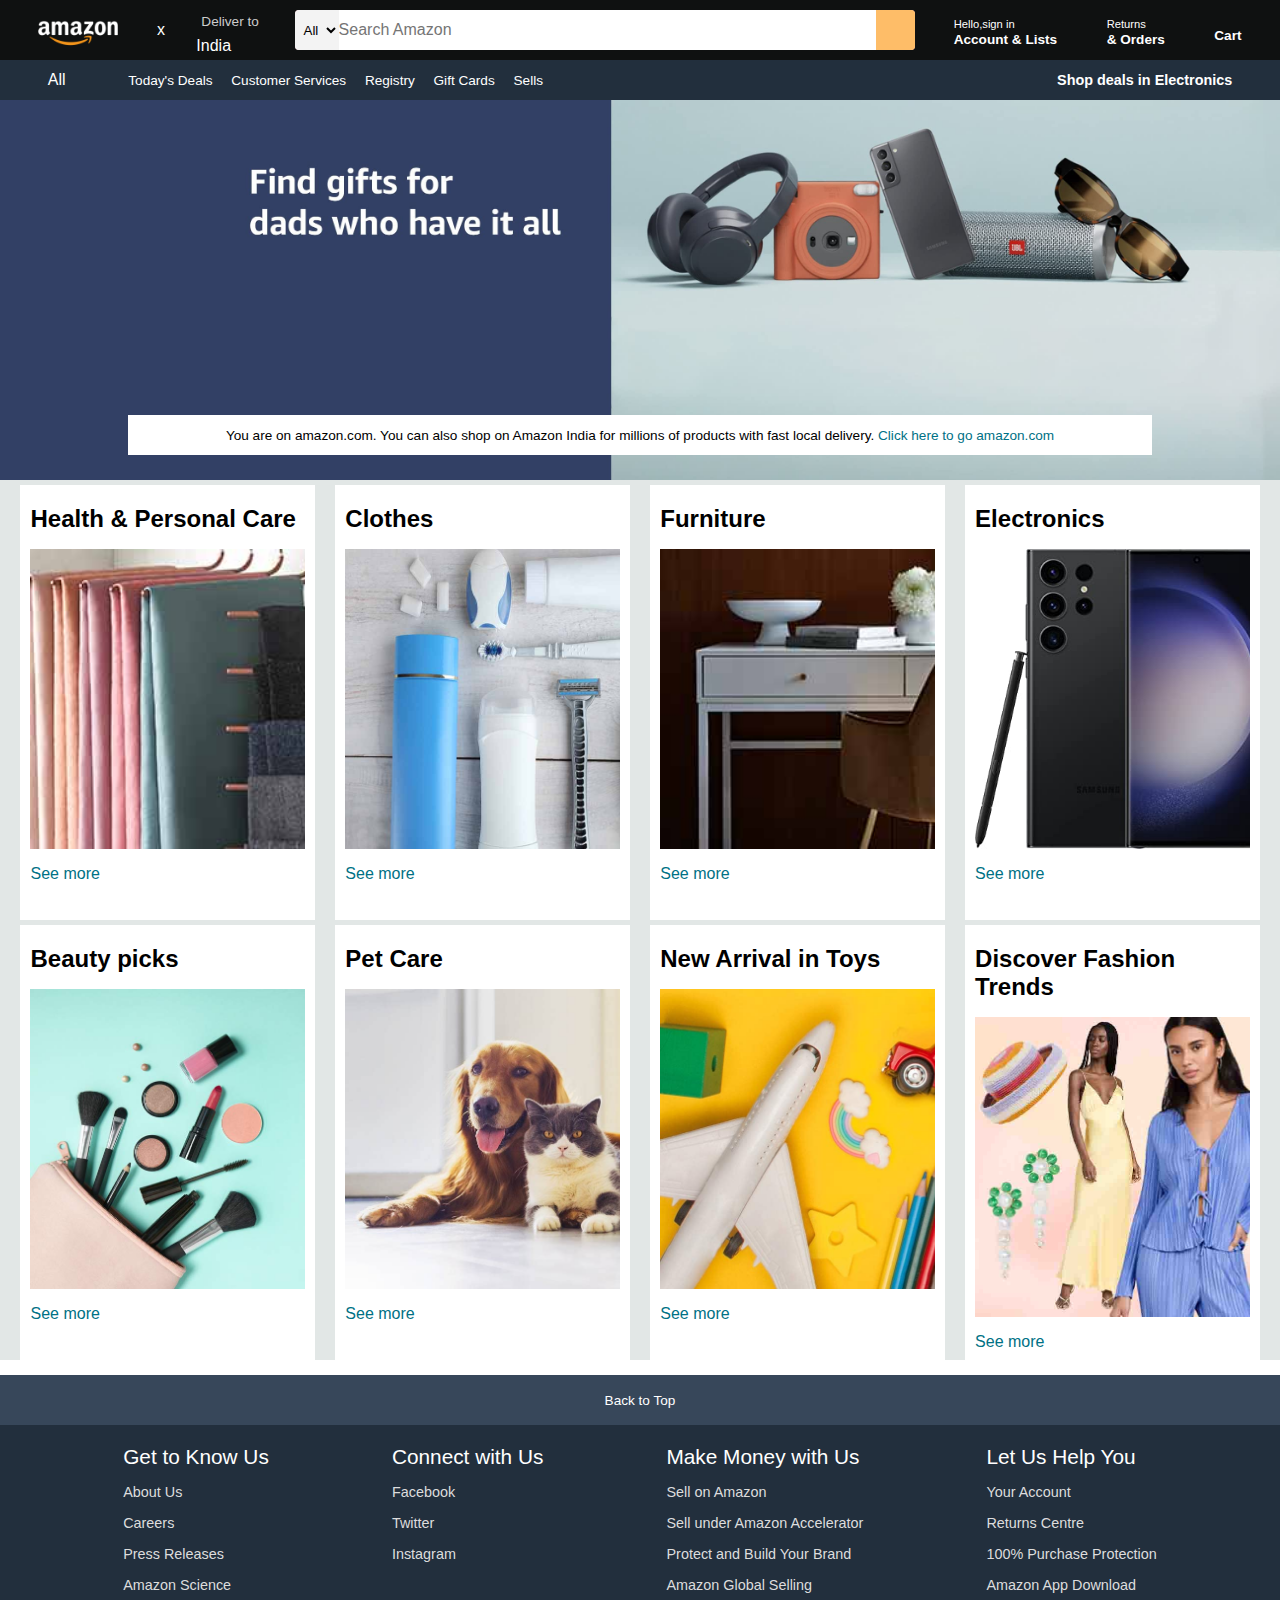
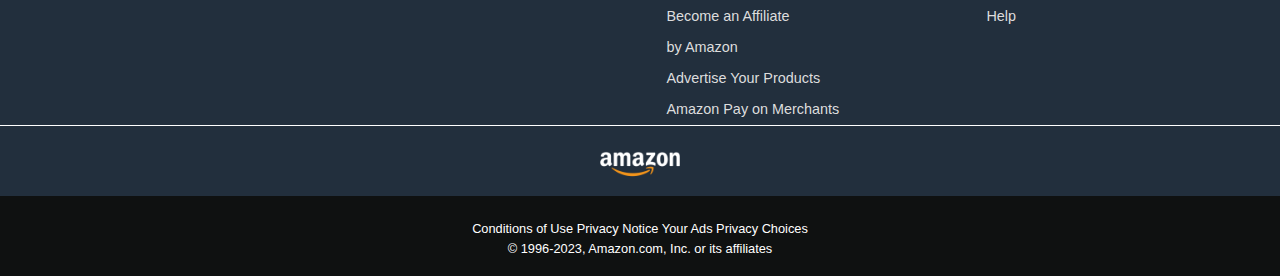
<file: HTML CSS Project/Amazon clone project/index.html>
<!DOCTYPE html>
<html lang="en">
<head>
    <meta charset="UTF-8">
    <meta http-equiv="X-UA-Compatible" content="IE=edge">
    <meta name="viewport" content="width=device-width, initial-scale=1.0">
    <title>Amazon</title>
    <link rel="stylesheet" href="https://cdnjs.cloudflare.com/ajax/libs/font-awesome/6.4.2/css/all.min.css" integrity="sha512-z3gLpd7yknf1YoNbCzqRKc4qyor8gaKU1qmn+CShxbuBusANI9QpRohGBreCFkKxLhei6S9CQXFEbbKuqLg0DA==" crossorigin="anonymous" referrerpolicy="no-referrer" />
    <link rel="stylesheet" href="style.css">
</head>
<body>
    <header>
        <div class="navbar">
            <div class="nav-logo border">
                <div class="logo"></div>
            </div>
x
            <div class="nav-address border">
                <p class="add-first">Deliver to</p>
                <div class="add-icon">
                    <i class="fa-solid fa-location-dot"></i>
                    <p class="add-sec">India</p>
                </div>
            </div>
            
            <div class="nav-serch">
                <select class="search-select">
                    <option>All</option>
                </select>
                <input placeholder="Search Amazon" class="serch-input">
                <div class="search-icon"><i class="fa-solid fa-magnifying-glass"></i></div>
            </div>
                 <div class="nav-singin border">
                    <p><span>Hello,sign in</span></p>
                    <p class="nav-second">Account & Lists</p>
                 </div>
            
                 <div class="nav-return border">
                    <p><span>Returns</span></p>
                    <p class="nav-second">& Orders</p>
                 </div>

                 <div class="nav-cart border">
                    <i class="fa-solid fa-cart-shopping"></i>
                    Cart
                 </div>
                 </div>

                 <div class="panel">
                    <div class="panel-all">
                        <i class="fa-solid fa-bars"></i>
                        All
                    </div>
                    <div class="panel-ops">
                        <p> Today's Deals</p>
                        <p>Customer Services</p>
                           <p> Registry</p>
                           <p> Gift Cards</p> 
                            <p>Sells</p>
                    </div>
                    <div class="panel-deals">
                        Shop deals in Electronics
                    </div>
                 </div>
         </header>

         <div class="hero-section">
            <div class="hero-msg">
                <p>You are on amazon.com. You can also shop on Amazon India for millions of products with fast local delivery.  <a>Click here to go amazon.com
                </a></p>

            </div>
         </div>
    <div class="shop-section">
        <div class="box">
            <div class="box-content">
          <h2>Health & Personal Care</h2>
          <div class="box-img" style="background-image: url('box1_image.jpg');"></div>
        <p>See more</p>
        </div>
        </div>
        <div class="box">
            <div class="box-content">
                <h2>Clothes</h2>
                <div class="box-img" style="background-image: url('box2_image.jpg');"></div>
              <p>See more</p>
              </div>
        </div>
        <div class="box">
            <div class="box-content">
                <h2>Furniture</h2>
                <div class="box-img" style="background-image: url('box3_image.jpg');"></div>
              <p>See more</p>
              </div>
        </div>
        <div class="box">
            <div class="box-content">
                <h2>Electronics</h2>
                <div class="box-img" style="background-image: url('box4_image.jpg');"></div>
              <p>See more</p>
              </div>
        </div>
        <div class="box">
            <div class="box-content">
          <h2>Beauty picks</h2>
          <div class="box-img" style="background-image: url('box5_image.jpg');"></div>
        <p>See more</p>
        </div>
        </div>
        <div class="box">
            <div class="box-content">
                <h2>Pet Care</h2>
                <div class="box-img" style="background-image: url('box6_image.jpg');"></div>
              <p>See more</p>
              </div>
        </div>
        <div class="box">
            <div class="box-content">
                <h2>New Arrival in Toys</h2>
                <div class="box-img" style="background-image: url('box7_image.jpg');"></div>
              <p>See more</p>
              </div>
        </div>
        <div class="box">
            <div class="box-content">
                <h2>Discover Fashion Trends</h2>
                <div class="box-img" style="background-image: url('box8_image.jpg');"></div>
              <p>See more</p>
              </div>
        </div>
    </div>

    <footer>
        <div class="foot-panel1">
            Back to Top</div>

            <div class="foot-panel2">
                <ul>
                <p>Get to Know Us</p>
                <a>About Us</a>
                <a>Careers</a>
                 <a>Press Releases</a>
                <a>Amazon Science</a>
                    </ul>
                    <ul>
                    <p>Connect with Us</p>
                    <a>Facebook</a>
                    <a>Twitter</a>
                     <a>Instagram</a>
                    </ul>
                    <ul>
                     <p>Make Money with Us</p>
                     <a>Sell on Amazon</a>
                     <a>Sell under Amazon Accelerator</a>
                     <a>Protect and Build Your Brand</a>
                      <a> Amazon Global Selling</a>
                      <a> Become an Affiliate</a>
                       <a>by Amazon</a>
                       <a>Advertise Your Products</a>
                       <a>Amazon Pay on Merchants</a>
                    </ul>
                     <ul>
                      <p>Let Us Help You</p>
                      <a>Your Account</a>
                      <a>Returns Centre</a>
                      <a>100% Purchase Protection</a>
                      <a>Amazon App Download</a>
                      <a>Help</a>
                    </ul>
            </div>
            <div class="foot-panel3">
                <div class="logo"></div>
            </div>

            <div class="foot-panel4">
                <div class="pages">
                    <a>Conditions of Use</a>
                    <a>Privacy Notice</a>
                    <a>Your Ads Privacy Choices</a>
                </div>
                <div class="copyright">
                    © 1996-2023, Amazon.com, Inc. or its affiliates
                </div>
            </div>
    </footer>
</body>
</html>
</file>
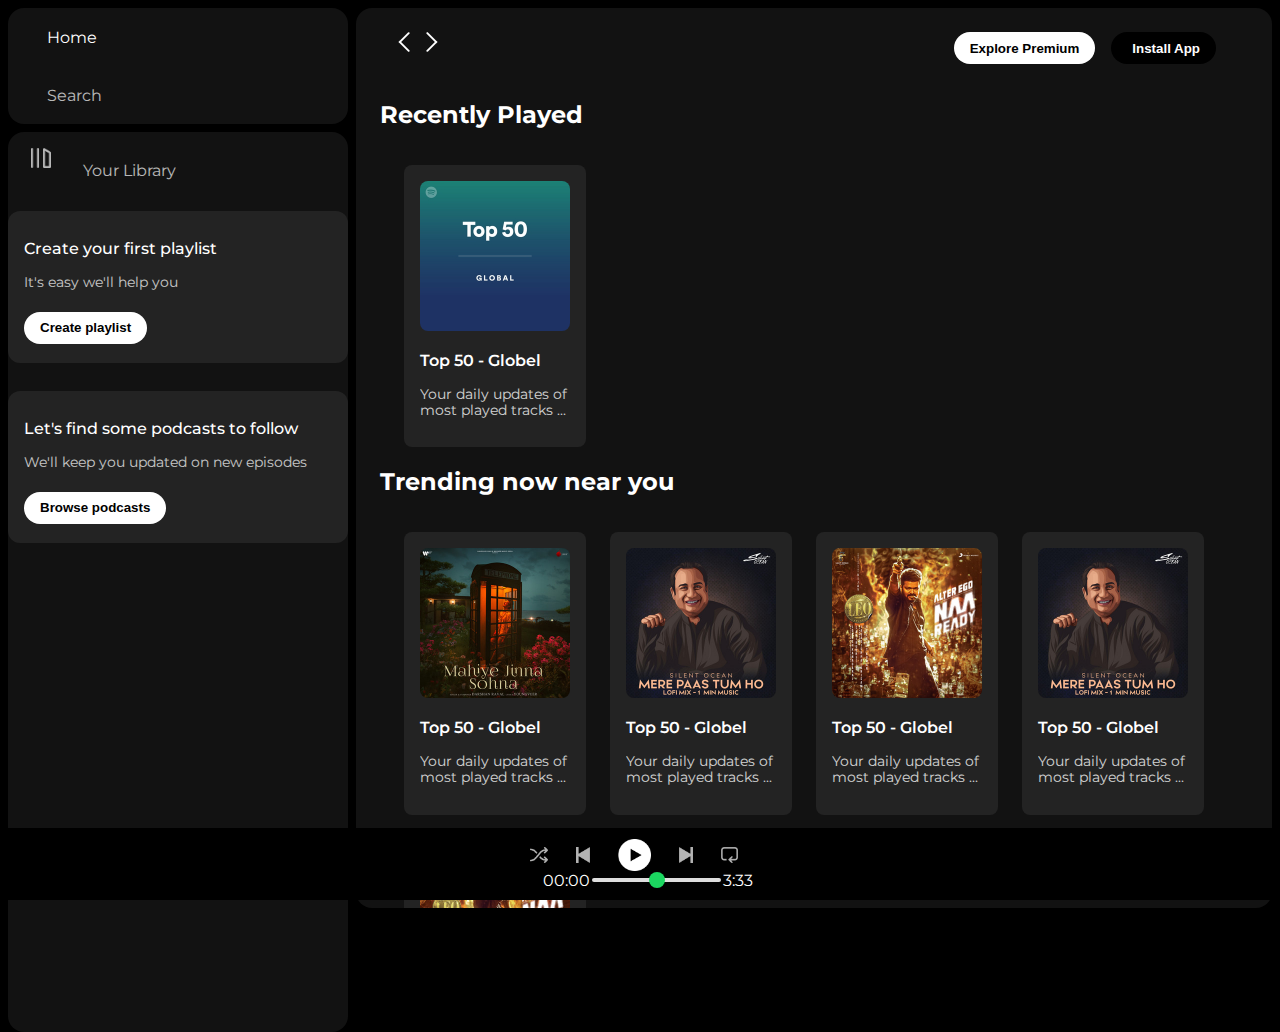
<file: HTML CSS Project/Spotify clone project/index.html>
<!DOCTYPE html>
<html lang="en">
<head>
    <meta charset="UTF-8">
    <meta name="viewport" content="width=device-width, initial-scale=1.0">
    <title>Spotify - Web Player: Music for everyone</title>
    <link rel="stylesheet" href="style.css">
    <link rel="stylesheet" href="https://cdnjs.cloudflare.com/ajax/libs/font-awesome/6.4.2/css/all.min.css" 
    integrity="sha512-z3gLpd7yknf1YoNbCzqRKc4qyor8gaKU1qmn+CShxbuBusANI9QpRohGBreCFkKxLhei6S9CQXFEbbKuqLg0DA==" crossorigin="anonymous"
     referrerpolicy="no-referrer" />
     <link rel="icon" href="./assets/logo.png">
     <link rel="preconnect" href="https://fonts.googleapis.com">
<link rel="preconnect" href="https://fonts.gstatic.com" crossorigin>
<link href="https://fonts.googleapis.com/css2?family=Montserrat:wght@300;400;500;600;700&family=Poppins:ital,wght@0,300;0,400;1,300&display=swap" 
rel="stylesheet">
</head>
<body>
<div class="main">
    <div class="sidebar">
        <div class="nav">
            <div class="nav-option" style="opacity: 1;">
                <i class="fa-solid fa-house"></i>
                <a href="#">Home</a> 
                </div>
                <div class="nav-option">
                    <i class="fa-solid fa-magnifying-glass"></i>
                    <a href="#">Search</a> 
            </div>
        </div>
        <div class="library">
            <div class="options">
                <div class="lib-option nav-option">
                    <img src="./assets/library_icon.png" alt="">
                    <a href="#">Your Library</a> 
            </div>
            <div class="icons">
                <i class="fa-solid fa-plus"></i>
                <i class="fa-solid fa-arrow-right"></i>
            </div>
            </div>
             <div class="lib-box">
                <div class="box">
                    <p class="box-p1">Create your first playlist</p>
                    <p class="box-p2">It's easy we'll help you</p>
                    <button class="badge">Create playlist</button>
                </div>

                <div class="box">
                    <p class="box-p1">Let's find some podcasts to follow</p>
                    <p class="box-p2">We'll keep you updated on new episodes</p>
                    <button class="badge">Browse podcasts</button>
                </div>
            </div>
        </div>    
    </div>

    <div class="main-content">
        <div class="sticky-nav">
            <div class="sticky-nav-icons">
            <img src="./assets/backward_icon.png">
            <img src="./assets/forward_icon.png" class="hide" >
            </div>
            <div class="sticky-nav-options">
            <button class="badge nav-item hide" >Explore Premium</button>
            <button class="badge nav-item dark-badge">
            <i class="fa-regular fa-circle-down" style="margin-right: 5px;"></i>
            Install App</button>
            <i class="fa-regular fa-user nav-item"></i>
            </div>
        </div>

        <h2>Recently Played</h2>
        <div class="cards-container">
            <div class="card">
                <img src="./assets/card1img.jpeg" class="card-img">
                <p class="card-title">Top 50 - Globel</p>
                <p class="card-info">Your daily updates of most played tracks ...</p>
            </div>
        </div>

        <h2>Trending now near you</h2>
        <div class="cards-container">
            <div class="card">
                <img src="./assets/card2img.jpeg" class="card-img">
                <p class="card-title">Top 50 - Globel</p>
                <p class="card-info">Your daily updates of most played tracks ...</p>
            </div>

            <div class="card">
                <img src="./assets/card3img.jpeg" class="card-img">
                <p class="card-title">Top 50 - Globel</p>
                <p class="card-info">Your daily updates of most played tracks ...</p>
        </div>

            <div class="card">
                <img src="./assets/card4img.jpeg" class="card-img">
                <p class="card-title">Top 50 - Globel</p>
                <p class="card-info">Your daily updates of most played tracks ...</p>
            </div>

            <div class="card">
                <img src="./assets/card3img.jpeg" class="card-img">
                <p class="card-title">Top 50 - Globel</p>
                <p class="card-info">Your daily updates of most played tracks ...</p>
        </div>

            <div class="card">
                <img src="./assets/card4img.jpeg" class="card-img">
                <p class="card-title">Top 50 - Globel</p>
                <p class="card-info">Your daily updates of most played tracks ...</p>
            </div>
        </div>

        <h2>Featured Charts</h2>
        <div class="cards-container">
            <div class="card">
                <img src="./assets/card5img.jpeg" class="card-img">
                <p class="card-title">Top 50 - Globel</p>
                <p class="card-info">Your daily updates of most played tracks ...</p>
            </div>
            <div class="card">
                <img src="./assets/card6img.jpeg" class="card-img">
                <p class="card-title">Top Songs - India</p>
                <p class="card-info">Your daily updates of most played tracks ...</p>
            </div>
            <div class="card">
                <img src="./assets/card1img.jpeg" class="card-img">
                <p class="card-title">Top 50 - Globel</p>
                <p class="card-info">Your daily updates of most played tracks ...</p>
            </div>
            </div>
            <div class="footer">
                <div class="line"></div>
            </div>
        </div>
    <div class="music-player">
        <div class="album"></div>
        <div class="player">
            <div class="player-controls">
                <img src="./assets/player_icon1.png" class="player-control-icon">
                <img src="./assets/player_icon2.png" class="player-control-icon">
                <img src="./assets/player_icon3.png" class="player-control-icon" style="opacity: 1; height:2rem;">
                <img src="./assets/player_icon4.png" class="player-control-icon">
                <img src="./assets/player_icon5.png" class="player-control-icon">
            </div>
            <div class="playback-bar">
                <span class="carr-time">00:00</span>
                <input type="range" min="0" max="100" class="progress-bar">
                <span class="tot-time">3:33</span>
            </div>
        </div>
        <div class="controls">
        </div>
    </div>
</div>    
</body>
</html>
</file>
<file: HTML CSS Project/Amazon clone project/style.css>
*{
    margin: 0;
    padding: 0;
    font-family: Arial;
    border:border-box;
}
.navbar{
    height:60px;
    background-color: #0f1111;
    color:white;
    display: flex;
    align-items: center;
    justify-content: space-evenly;
}
.nav-logo{
    height: 50px;
    width: 100px;
}
.logo{
    background-image: url("amazon_logo.png");
    background-size: cover;
    height: 50px;
    width: 100%;
}
.border{
    border: 1.5px solid transparent;
}
.border:hover{
    border: 1.5px solid white;
}
/* *  Box2  * */
.add-first{
color:#cccccc;
font-size: 0.85rem;
margin: 8px;
}
.add-sec{
font-size: 1rem;
margin-left: 3px;
}
.add-icon{
    display: flex;
    align-items: center;
}
.nav-serch{
    display: flex;
    justify-content: space-evenly;
    background-color: pink;
    width: 620px;
    height: 40px;
    border-radius: 4px;
}
.search-select{
background-color: #f3f3f3;
width: 50px;
text-align: center;
border-top-left-radius: 4px;
border-bottom-left-radius:4px ;
border: none;
}
.serch-input{
    width: 100%;
    font-size: 1rem;
    border: none;
}
.search-icon{
    width: 45px;
    display: flex;
    justify-content: center;
    align-items: center;
    font-size: 1.2rem;
    background-color:#febd68;
    border-top-right-radius: 4px;
    border-bottom-right-radius:4px ;
    color:#0f1111;
}

.nav-serch:hover{
    border: 2px solid orange;
}
/* *   Box4  * */
span{
    font-size:0.7rem;
}
.nav-second{
    font-size: 0.85rem;
    font-weight: 700;
}
.nav-singin,.nav-return{
    padding: 10px;
}
/* * Box6 * */
.nav-cart i{
    font-size: 30px;
}
.nav-cart{
    font-size: 0.85rem;
    font-weight: 700;
    padding: 10px;
}


/*   Panel  */
.panel{
    height: 40px;
    background-color: #222f3d;
    display: flex;
    color: white;
    align-items: center;
    justify-content: space-evenly;
}
.panel-ops p{
    display: inline;
    margin-left: 15px;
}
.panel-ops{
    width: 70%;
    font-size: 0.85rem;
}
.panel-deals{
    font-size: 0.9rem;
    font-weight: 700;
}

/* Hero Section */
.hero-section{
    background-image: url("hero_image.jpg");
    background-size: cover;
    height: 380px;
    display: flex;
    justify-content: center;
    align-items: flex-end;
}
.hero-msg{
    background-color:white;
    color:black;
    height: 40px;
    display: flex;
    align-items: center;
    justify-content: center;   
    font-size: 0.85rem;
    width: 80%;
    margin: 25px;

}
.hero-msg a{
    color: #007185;
}

/* *  Shop section * */

.shop-section{
    display: flex;
    flex-wrap: wrap;
    justify-content:space-evenly;
    background-color:#e2e7e6;
    
}
.box{
    height: 400px;
    width: 23%;
    background-color: white;
    padding:20px 0px 15px;
    margin-top: 5px;
}
.box-img{
    height:300px;
    background-size: cover;
    margin-bottom:1rem ;
    margin-top: 1rem;

}
.box-content{
    margin-left:10px;
    margin-right:10px;
}
.box-content p{
    color:#007185;
}

/*   Footer    */
footer{
    margin-top: 15px;
}
.foot-panel1{
    background-color:#37475a;
    color: white;
    height: 50px;
    display: flex;
    justify-content: center;
    align-items: center;
    font-size: 0.85rem;

}
.foot-panel2{
    background-color: #222f3d;
    color: white;
    height: 300px;
    display: flex;
    justify-content: space-evenly;
}
ul{
    margin-top:20px;
    font-size: 1.3rem;
}

ul a{
    display: block;
    font-size: 0.9rem;
    margin-top: 15px;
    color: #dddddd;
}
.foot-panel3{
    background-color: #222f3d;
    color: white;
    border-top: 0.5px solid white;
    height:70px;
    display: flex;
    justify-content: center;
    align-items: center;
}
.logo{
    background-image: url("amazon_logo.png");
    background-size: cover;
    height: 50px;
    width: 100px;
}
.foot-panel4{
    background-color: #0f1111;
    color: white;
    height: 80px;
    font-size: 0.8rem;
    text-align: center;
}
.pages{
    padding-top: 25px;
}
.copyright{
    padding-top: 5px;
}
</file>
<file: HTML CSS Project/Spotify clone project/style.css>
body{
    font-family: 'Montserrat', sans-serif;
    margin: 0;
    background-color: black;
    color: white;
    overflow: hidden;
}
.main{
    display: flex;
    height: 100vh;
    padding: 0.5rem;

}
.sidebar{
    background-color:black;
    width: 340px;
    border-radius: 1rem;
    margin-right: 0.5rem;
}
.main-content{
    background-color: #121212;
    flex: 1;
    border-radius: 1rem;
    overflow: scroll;
    padding: 0 1.5rem 0 1.5rem;
}
.music-player{
    background-color: black;
    position: fixed;
    bottom: 0;
    width: 100vw;
    height: 72px;
}
a{
    text-decoration: none;
    color: white;
}
.nav{
    background-color: #121212;
    border-radius: 1rem;
    display: flex;
    flex-direction: column;
    justify-content: center;
    height: 100px;
    padding: 0.5em 0.75rem;
}
.nav-option{
    line-height: 2.5rem;
    opacity: 0.7;
    padding: 0.5rem 0.7rem;

}
.nav-option:hover{
    opacity: 1;
}
.nav-option i{
    font-size: 1.25rem;
}
.nav-option a{
    font-size: 1rem;
    margin-left: 1rem;
}
.library{
    background-color: #121212;
    border-radius: 1rem;
    height: 100%;
    margin-top: 0.5rem;
}
.options{
    display: flex;
    justify-content: space-between;
    align-items: center;
}
.lib-option img{
    height: 1.25rem;
    width: 1.25rem;
    padding: 0.5em 0.75rem;
}
.icons{
    font: 1.25rem;
    opacity: 0.7;
    margin-right: 1rem;
    display: flex;
}
.icons i{
    opacity: 0.7;
    margin-right: 1rem;
}
.icons i:hover{
    opacity:1;
}
.box{
    background-color:#232323;
    height: 8rem;
    border-radius: 0.75rem;
    margin: 0.75rem 0 1.75rem;
    padding: 0.75rem 1rem;
}
.box-p1{
    font-size: 1rem;
    font-weight: 500;
}
.box-p2{
    font-size: 0.85rem;
    opacity: 0.75;
}
.badge{
    background-color: white;
    border: none;
    border-radius: 100px;
    padding: 0.25rem 1rem;
    font-weight: 700;
    margin-top: 0.5rem;
    height: 2rem;
    width: fit-content;
}
.dark-badge{
    background-color: #000;
    color: white;
}
.sticky-nav{
position: sticky;
top:0;
background-color:#121212;
display: flex;
justify-content: space-between;
align-items: center;
padding:1rem 0 1rem;
z-index: 10;
}
.sticky-nav-icons{
    margin-left: 0.75rem;
}
.sticky-nav-options{
    display: flex;
    justify-content: center;
    align-items: center;
}
.sticky-nav-options button{
    margin-right: 1rem;
}
.nav-item{
    margin-right: 1rem;
}
@media(max-width:1000px){
    .hide{
        display: none;
    }
}
.card{
    background-color:#232323;
    width: 150px;
    border-radius: 0.5rem;
    padding: 1rem;
    margin-left: 1.5rem;
    margin-top: 1rem;
}
.cards-container{
    display: flex;
    flex-wrap: wrap;
}
.card-img{
    width: 100%;
    border-radius: 0.5rem;
}
.card-title{
    font-weight: 600;
}
.card-info{
    font-size: 0.85rem;
    opacity: 0.8;
}
.footer{
    height: 300px;
    display: flex;
    align-items: center;
    justify-content: center;
}
.line{
    width: 90%;
    height: 50%;
    border-top: 1px solid white;
    opacity: 0.4;
}
.music-player{
    display: flex;
    justify-content: space-between;
    align-items: center;
}
.album{
    width: 25%;
    /* background-color: pink; */
}
.player{
    width: 50%;
    /* background-color: orange; */
}
.controls{
    width: 25%;
    /* background-color: green; */
}
.player-controls{
    display: flex;
    justify-content: center;
    align-items: center;
}
.player-control-icon{
    height: 1rem;
    margin-right: 1.75rem;
    opacity: 0.7;
}
.player-control-icon:hover{
    opacity: 1;
}
.playback-bar{
    display: flex;
    justify-self: center;
    align-items: center;    
}
.progress-bar{
    width: 70%;
    appearance: none;
    background-color: transparent;
    cursor: pointer;
}
.progress-bar::-webkit-slider-runnable-track{
    background-color: #ddd;
    border-radius: 100px;
    height: 0.2rem;
}
.progress-bar::-webkit-slider-thumb{
    appearance: none;
    height: 1rem;
    width: 1rem;
    background-color: #1bd760;
    border-radius: 50%;
    margin-top: -6px;
}
</file>
